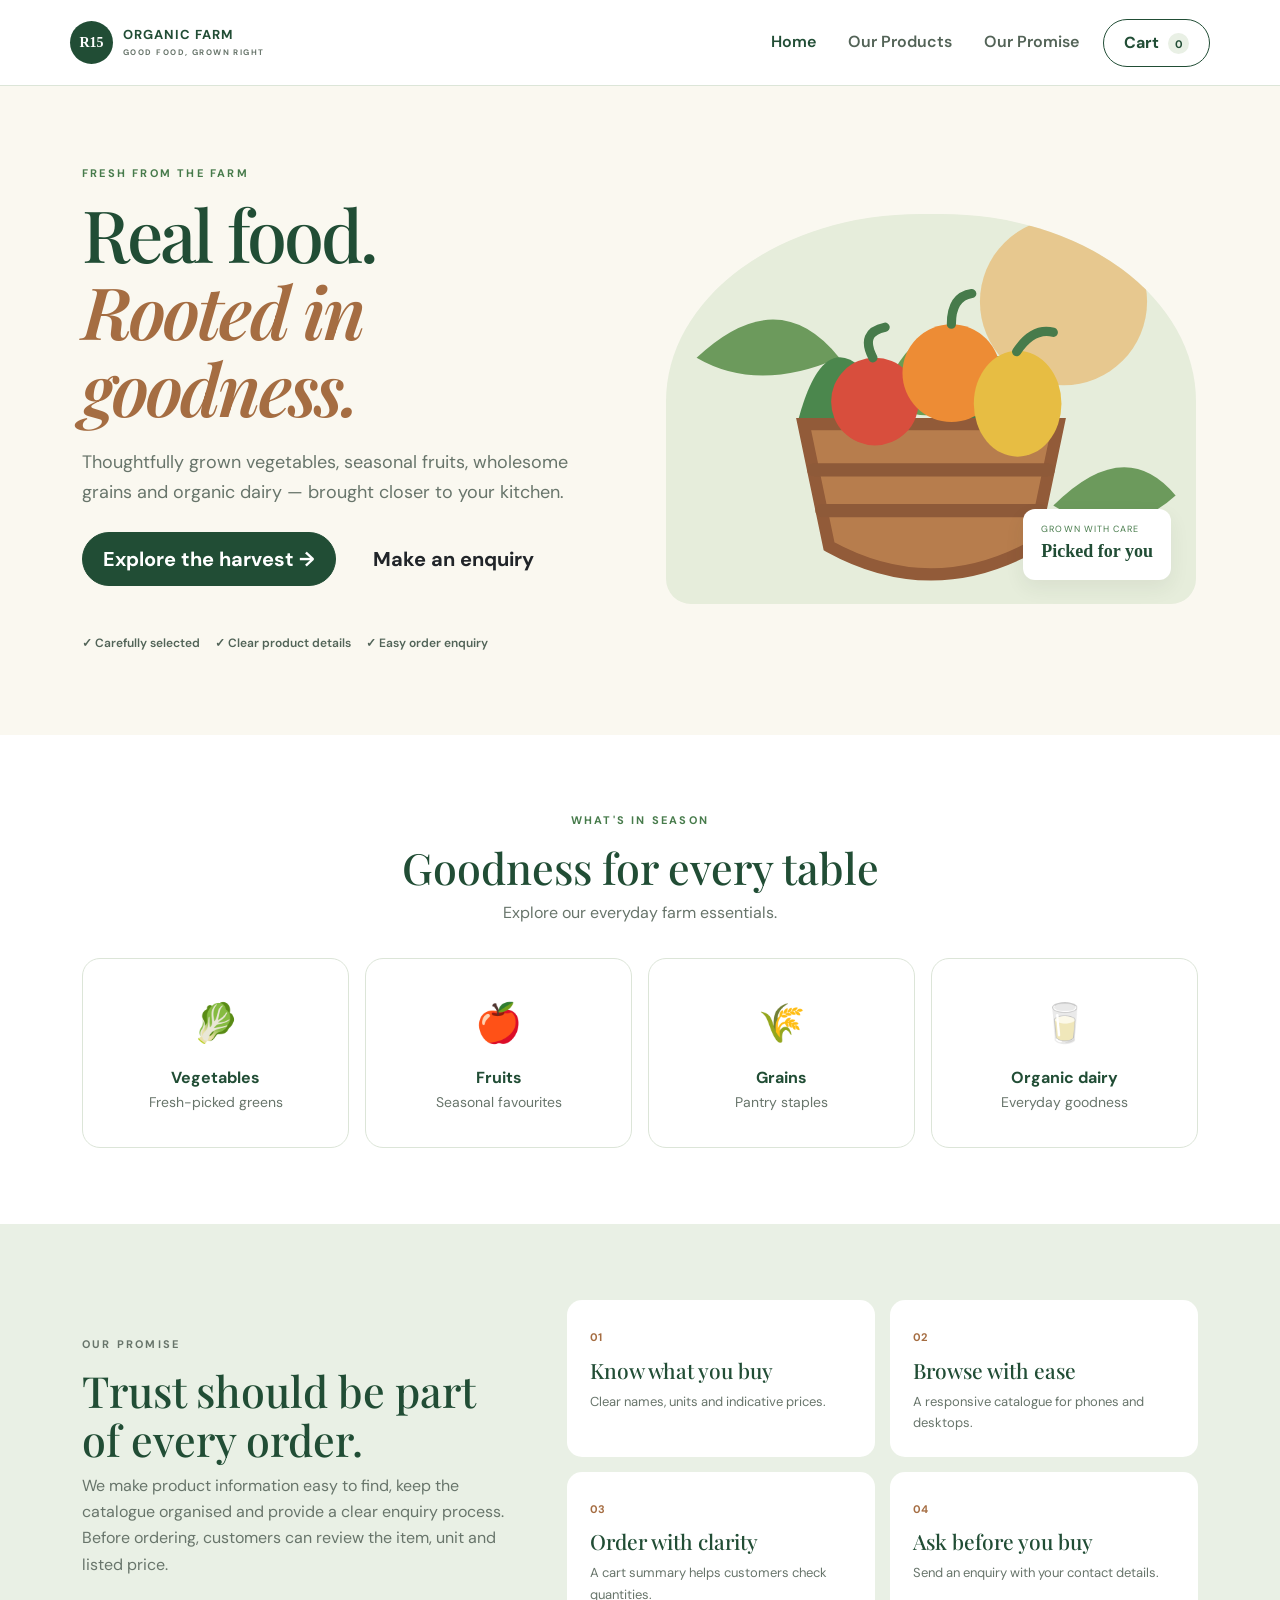
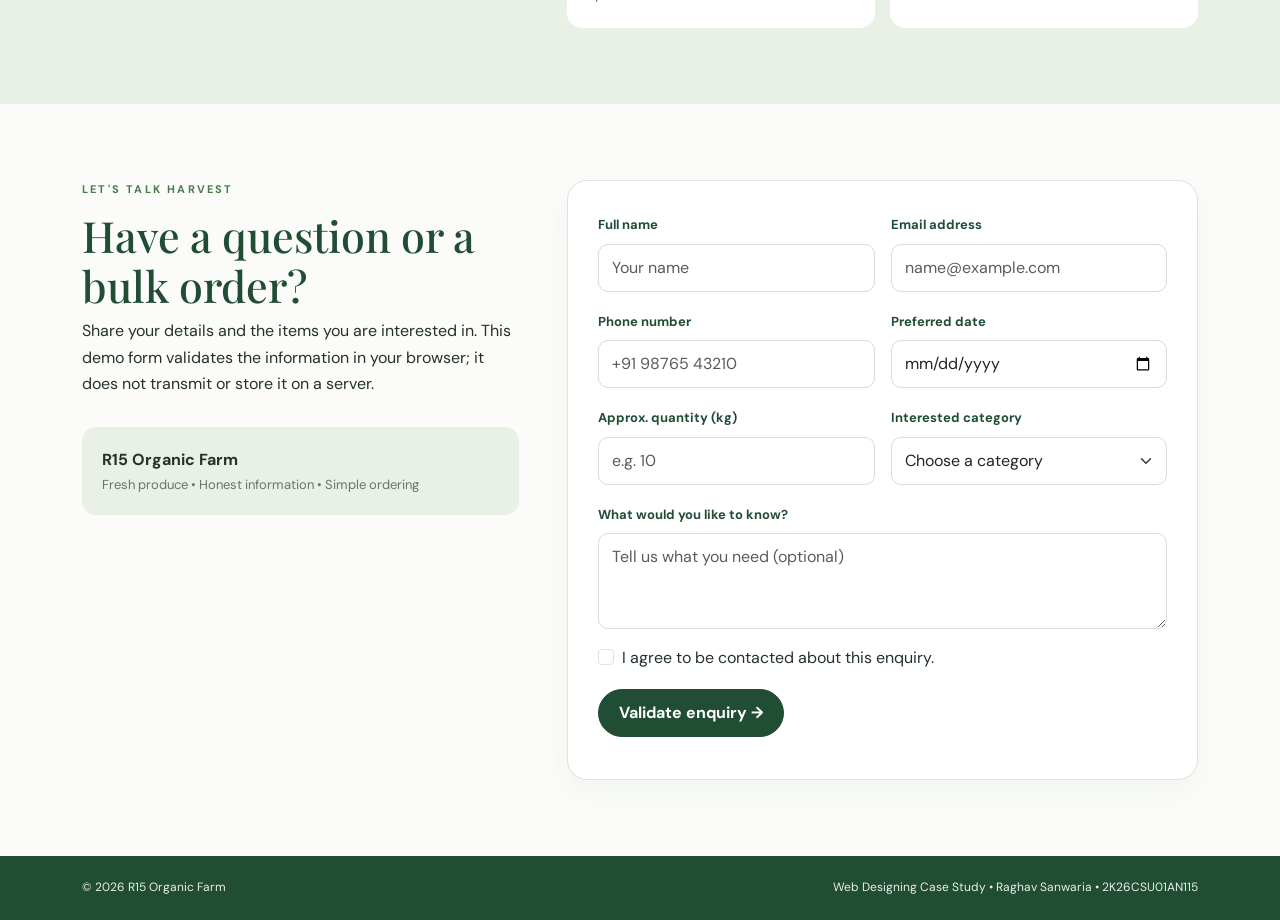
<file: R15_Organic_Farm_WebDesign/index.html>
<!doctype html>
<html lang="en">
<head>
  <meta charset="utf-8">
  <meta name="viewport" content="width=device-width, initial-scale=1">
  <title>R15 Organic Farm | Fresh, Honest Farm Produce</title>
  <meta name="description" content="Shop fresh vegetables, seasonal fruits, grains and organic dairy from R15 Organic Farm. Browse our catalogue and send a simple order enquiry.">
  <meta name="keywords" content="organic vegetables, farm fresh fruits, organic grains, organic dairy, R15 Organic Farm">
  <meta name="theme-color" content="#214d35">
  <link rel="preconnect" href="https://fonts.googleapis.com">
  <link rel="preconnect" href="https://fonts.gstatic.com" crossorigin>
  <link href="https://fonts.googleapis.com/css2?family=DM+Sans:wght@400;500;600;700&family=Playfair+Display:wght@600;700&display=swap" rel="stylesheet">
  <link href="https://cdn.jsdelivr.net/npm/bootstrap@5.3.3/dist/css/bootstrap.min.css" rel="stylesheet">
  <link rel="stylesheet" href="assets/style.css">
</head>
<body>
<header class="site-header">
  <nav class="navbar navbar-expand-lg container py-3" aria-label="Main navigation">
    <a class="navbar-brand brand" href="index.html"><span class="brand-mark">R15</span><span>ORGANIC FARM<small>GOOD FOOD, GROWN RIGHT</small></span></a>
    <button class="navbar-toggler" type="button" data-bs-toggle="collapse" data-bs-target="#mainNav" aria-controls="mainNav" aria-expanded="false" aria-label="Toggle navigation"><span class="navbar-toggler-icon"></span></button>
    <div class="collapse navbar-collapse" id="mainNav">
      <ul class="navbar-nav ms-auto align-items-lg-center gap-lg-3">
        <li class="nav-item"><a class="nav-link active" href="index.html">Home</a></li>
        <li class="nav-item"><a class="nav-link" href="products.html">Our Products</a></li>
        <li class="nav-item"><a class="nav-link" href="#story">Our Promise</a></li>
        <li class="nav-item"><button class="btn btn-outline-green position-relative" data-bs-toggle="offcanvas" data-bs-target="#cartPanel" aria-controls="cartPanel">Cart <span id="cartCount" class="cart-count">0</span></button></li>
      </ul>
    </div>
  </nav>
</header>

<main>
  <section class="hero-section">
    <div class="container">
      <div class="row align-items-center g-5">
        <div class="col-lg-6">
          <p class="eyebrow">FRESH FROM THE FARM</p>
          <h1>Real food.<br><em>Rooted in goodness.</em></h1>
          <p class="hero-copy">Thoughtfully grown vegetables, seasonal fruits, wholesome grains and organic dairy — brought closer to your kitchen.</p>
          <div class="d-flex flex-wrap gap-3 mt-4">
            <a class="btn btn-green btn-lg" href="products.html">Explore the harvest <span aria-hidden="true">→</span></a>
            <a class="btn btn-light-outline btn-lg" href="#enquiry">Make an enquiry</a>
          </div>
          <div class="trust-row mt-5"><span>✓ Carefully selected</span><span>✓ Clear product details</span><span>✓ Easy order enquiry</span></div>
        </div>
        <div class="col-lg-6">
          <div class="hero-art">
            <svg viewBox="0 0 520 390" role="img" aria-labelledby="farmArtTitle farmArtDesc" xmlns="http://www.w3.org/2000/svg">
              <title id="farmArtTitle">Basket of fresh farm produce</title>
              <desc id="farmArtDesc">A decorative basket containing colourful vegetables and leafy greens.</desc>
              <circle cx="390" cy="90" r="82" fill="#e7bd76" opacity=".75"/>
              <path d="M30 145 Q110 70 170 145 Q90 180 30 145Z" fill="#6c9a5c"/>
              <path d="M380 290 Q450 220 500 280 Q445 330 380 290Z" fill="#6c9a5c"/>
              <path d="M130 205 Q160 95 215 185 Q180 230 130 205Z" fill="#4b874d"/>
              <path d="M210 185 Q260 70 300 180 Q260 220 210 185Z" fill="#6a9d53"/>
              <path d="M285 200 Q320 95 365 185 Q330 230 285 200Z" fill="#477b4b"/>
              <path d="M135 210 L385 210 L360 330 Q260 385 160 330Z" fill="#b77d4d" stroke="#925b39" stroke-width="12"/>
              <path d="M145 255 H375 M153 295 H367" stroke="#8e5a39" stroke-width="13" stroke-linecap="round"/>
              <circle cx="205" cy="188" r="43" fill="#d84e3d"/><circle cx="280" cy="160" r="48" fill="#ed8c35"/>
              <ellipse cx="345" cy="190" rx="43" ry="52" fill="#e7bd43"/>
              <path d="M203 145 Q190 120 215 115 M280 112 Q280 85 300 82 M344 139 Q360 115 380 120" fill="none" stroke="#477b4b" stroke-width="9" stroke-linecap="round"/>
            </svg>
            <div class="art-note">GROWN WITH CARE<br><b>Picked for you</b></div>
          </div>
        </div>
      </div>
    </div>
  </section>

  <section class="category-section section-pad">
    <div class="container">
      <div class="section-heading text-center"><p class="eyebrow">WHAT'S IN SEASON</p><h2>Goodness for every table</h2><p>Explore our everyday farm essentials.</p></div>
      <div class="row g-3 mt-3">
        <div class="col-6 col-lg-3"><a class="category-card" href="products.html#vegetables"><span class="category-icon">🥬</span><b>Vegetables</b><small>Fresh-picked greens</small></a></div>
        <div class="col-6 col-lg-3"><a class="category-card" href="products.html#fruits"><span class="category-icon">🍎</span><b>Fruits</b><small>Seasonal favourites</small></a></div>
        <div class="col-6 col-lg-3"><a class="category-card" href="products.html#grains"><span class="category-icon">🌾</span><b>Grains</b><small>Pantry staples</small></a></div>
        <div class="col-6 col-lg-3"><a class="category-card" href="products.html#dairy"><span class="category-icon">🥛</span><b>Organic dairy</b><small>Everyday goodness</small></a></div>
      </div>
    </div>
  </section>

  <section id="story" class="promise-section section-pad">
    <div class="container">
      <div class="row align-items-center g-5">
        <div class="col-lg-5"><p class="eyebrow">OUR PROMISE</p><h2>Trust should be part of every order.</h2><p>We make product information easy to find, keep the catalogue organised and provide a clear enquiry process. Before ordering, customers can review the item, unit and listed price.</p></div>
        <div class="col-lg-7">
          <div class="promise-grid">
            <article><span>01</span><h3>Know what you buy</h3><p>Clear names, units and indicative prices.</p></article>
            <article><span>02</span><h3>Browse with ease</h3><p>A responsive catalogue for phones and desktops.</p></article>
            <article><span>03</span><h3>Order with clarity</h3><p>A cart summary helps customers check quantities.</p></article>
            <article><span>04</span><h3>Ask before you buy</h3><p>Send an enquiry with your contact details.</p></article>
          </div>
        </div>
      </div>
    </div>
  </section>

  <section id="enquiry" class="enquiry-section section-pad">
    <div class="container">
      <div class="row g-5">
        <div class="col-lg-5"><p class="eyebrow">LET'S TALK HARVEST</p><h2>Have a question or a bulk order?</h2><p>Share your details and the items you are interested in. This demo form validates the information in your browser; it does not transmit or store it on a server.</p><div class="contact-card"><b>R15 Organic Farm</b><span>Fresh produce • Honest information • Simple ordering</span></div></div>
        <div class="col-lg-7">
          <form id="enquiryForm" class="form-card needs-validation" novalidate>
            <div class="row g-3">
              <div class="col-md-6"><label for="customerName" class="form-label">Full name</label><input class="form-control" id="customerName" name="customerName" type="text" placeholder="Your name" required><div class="invalid-feedback">Please enter your name.</div></div>
              <div class="col-md-6"><label for="customerEmail" class="form-label">Email address</label><input class="form-control" id="customerEmail" name="customerEmail" type="email" placeholder="name@example.com" required><div class="invalid-feedback">Enter a valid email address.</div></div>
              <div class="col-md-6"><label for="customerPhone" class="form-label">Phone number</label><input class="form-control" id="customerPhone" name="customerPhone" type="tel" pattern="[0-9+\-\s]{10,15}" placeholder="+91 98765 43210" required><div class="invalid-feedback">Enter a valid phone number.</div></div>
              <div class="col-md-6"><label for="neededDate" class="form-label">Preferred date</label><input class="form-control" id="neededDate" name="neededDate" type="date" required><div class="invalid-feedback">Choose a preferred date.</div></div>
              <div class="col-md-6"><label for="quantity" class="form-label">Approx. quantity (kg)</label><input class="form-control" id="quantity" name="quantity" type="number" min="1" max="500" placeholder="e.g. 10" required><div class="invalid-feedback">Enter a quantity between 1 and 500 kg.</div></div>
              <div class="col-md-6"><label for="category" class="form-label">Interested category</label><select class="form-select" id="category" name="category" required><option value="">Choose a category</option><option>Vegetables</option><option>Fruits</option><option>Grains</option><option>Organic dairy</option></select><div class="invalid-feedback">Choose a category.</div></div>
              <div class="col-12"><label for="message" class="form-label">What would you like to know?</label><textarea class="form-control" id="message" name="message" rows="3" placeholder="Tell us what you need (optional)"></textarea></div>
              <div class="col-12 form-check ms-2"><input class="form-check-input" type="checkbox" id="consent" required><label class="form-check-label" for="consent">I agree to be contacted about this enquiry.</label><div class="invalid-feedback">Please provide consent.</div></div>
              <div class="col-12"><button class="btn btn-green" type="submit">Validate enquiry <span aria-hidden="true">→</span></button><p id="formStatus" class="form-status" role="status" aria-live="polite"></p></div>
            </div>
          </form>
        </div>
      </div>
    </div>
  </section>
</main>

<footer class="site-footer"><div class="container d-flex flex-column flex-md-row justify-content-between gap-2"><span>© 2026 R15 Organic Farm</span><span>Web Designing Case Study • Raghav Sanwaria • 2K26CSU01AN115</span></div></footer>

<div class="offcanvas offcanvas-end" tabindex="-1" id="cartPanel" aria-labelledby="cartTitle">
  <div class="offcanvas-header"><h2 class="offcanvas-title" id="cartTitle">Your basket</h2><button type="button" class="btn-close" data-bs-dismiss="offcanvas" aria-label="Close cart"></button></div>
  <div class="offcanvas-body"><div id="cartItems" class="cart-items"></div><div class="cart-total"><span>Estimated total</span><strong id="cartTotal">₹0</strong></div><p class="small text-muted mt-2">Prices are sample estimates for this academic demonstration.</p><button id="clearCart" class="btn btn-outline-green w-100 mt-3" type="button">Clear basket</button></div>
</div>
<script src="https://cdn.jsdelivr.net/npm/bootstrap@5.3.3/dist/js/bootstrap.bundle.min.js"></script>
<script src="assets/script.js"></script>
</body>
</html>
</file>
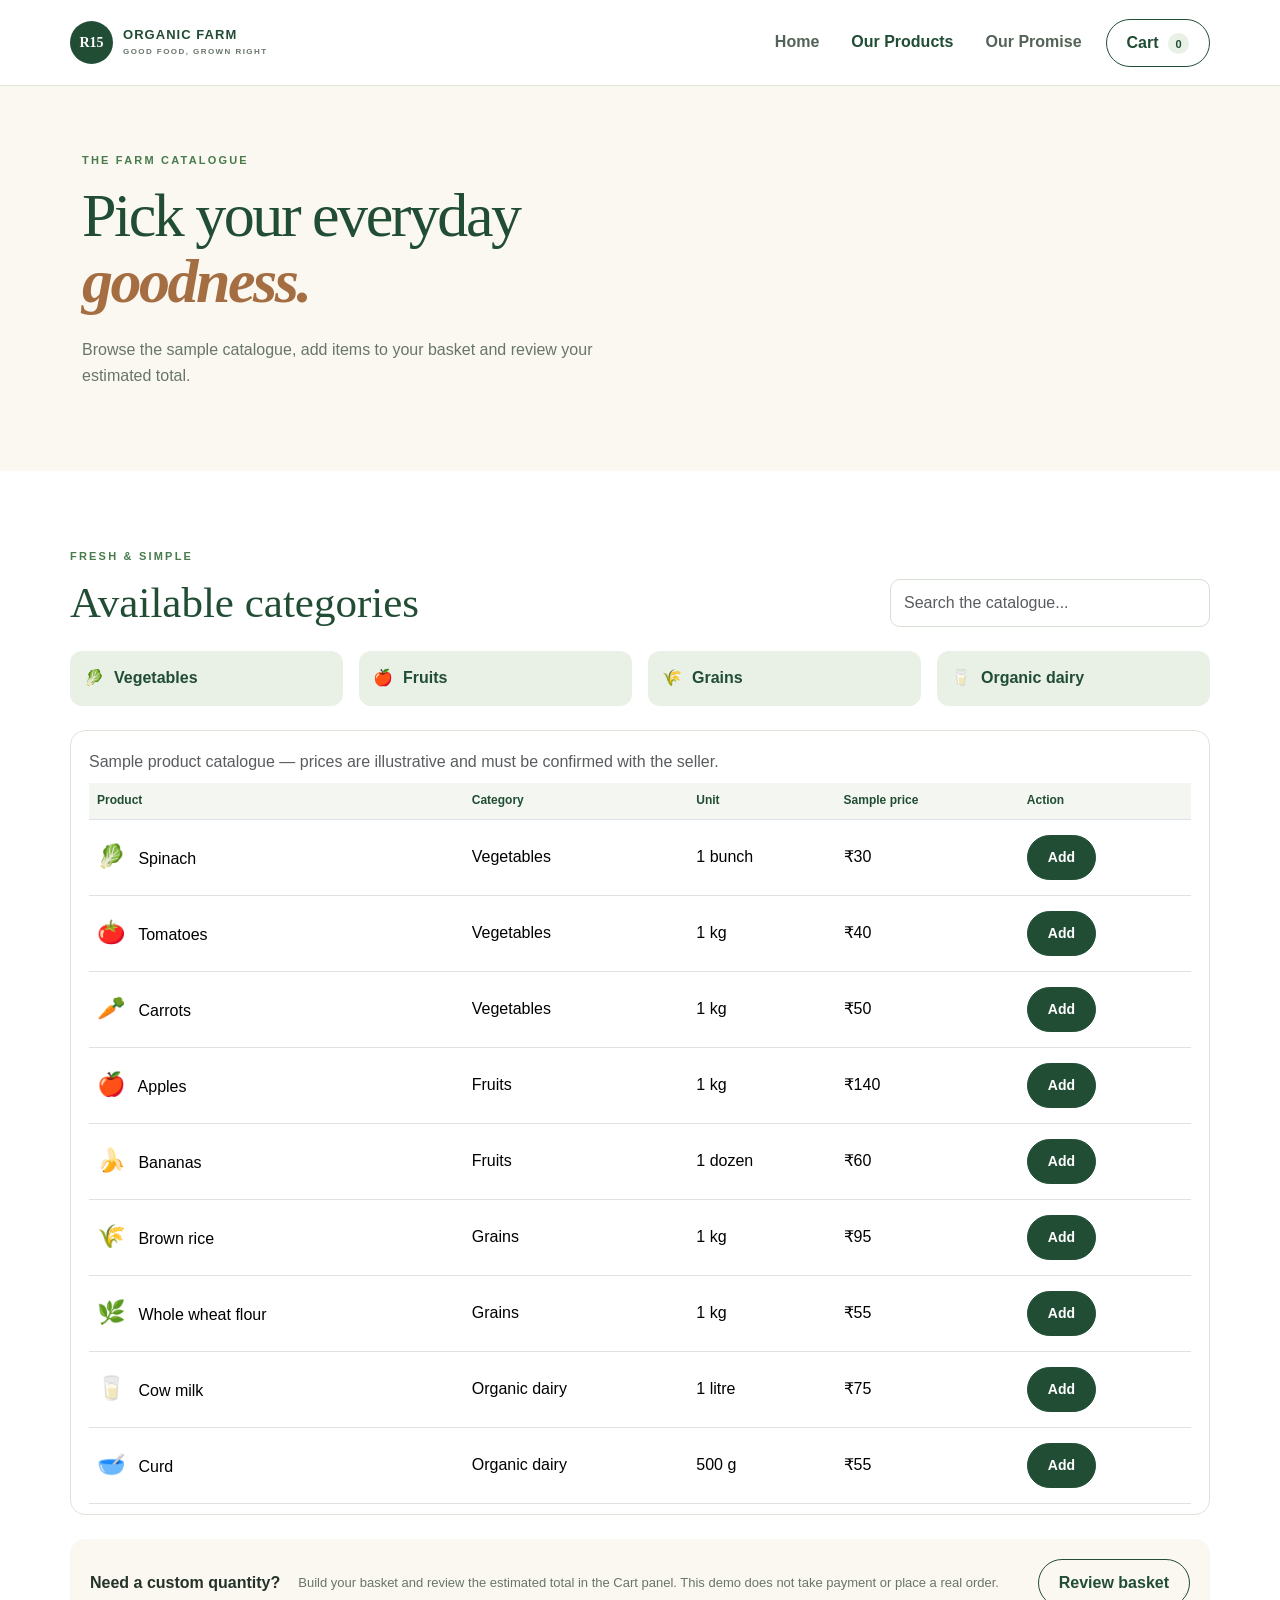
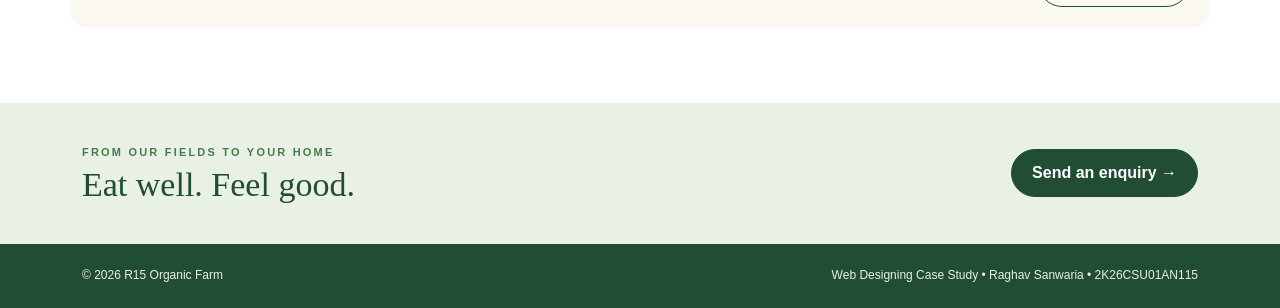
<file: R15_Organic_Farm_WebDesign/products.html>
<!doctype html>
<html lang="en">
<head>
  <meta charset="utf-8"><meta name="viewport" content="width=device-width, initial-scale=1">
  <title>Our Products | R15 Organic Farm</title>
  <meta name="description" content="Browse the R15 Organic Farm catalogue of vegetables, fruits, grains and organic dairy with clear sample prices and units.">
  <meta name="keywords" content="organic product catalogue, vegetables, fruits, grains, organic dairy, R15 Organic Farm">
  <link href="https://cdn.jsdelivr.net/npm/bootstrap@5.3.3/dist/css/bootstrap.min.css" rel="stylesheet"><link rel="stylesheet" href="assets/style.css">
</head>
<body>
<header class="site-header"><nav class="navbar navbar-expand-lg container py-3" aria-label="Main navigation"><a class="navbar-brand brand" href="index.html"><span class="brand-mark">R15</span><span>ORGANIC FARM<small>GOOD FOOD, GROWN RIGHT</small></span></a><button class="navbar-toggler" type="button" data-bs-toggle="collapse" data-bs-target="#mainNav" aria-controls="mainNav" aria-expanded="false" aria-label="Toggle navigation"><span class="navbar-toggler-icon"></span></button><div class="collapse navbar-collapse" id="mainNav"><ul class="navbar-nav ms-auto align-items-lg-center gap-lg-3"><li class="nav-item"><a class="nav-link" href="index.html">Home</a></li><li class="nav-item"><a class="nav-link active" href="products.html">Our Products</a></li><li class="nav-item"><a class="nav-link" href="index.html#story">Our Promise</a></li><li class="nav-item"><button class="btn btn-outline-green position-relative" data-bs-toggle="offcanvas" data-bs-target="#cartPanel" aria-controls="cartPanel">Cart <span id="cartCount" class="cart-count">0</span></button></li></ul></div></nav></header>
<main>
  <section class="page-hero"><div class="container"><p class="eyebrow">THE FARM CATALOGUE</p><h1>Pick your everyday<br><em>goodness.</em></h1><p>Browse the sample catalogue, add items to your basket and review your estimated total.</p></div></section>
  <section class="container section-pad">
    <div class="d-flex flex-column flex-md-row justify-content-between align-items-md-end gap-3 mb-4"><div><p class="eyebrow">FRESH & SIMPLE</p><h2 class="mb-0">Available categories</h2></div><label class="search-wrap" for="productSearch"><span class="visually-hidden">Search products</span><input id="productSearch" class="form-control" type="search" placeholder="Search the catalogue..."></label></div>
    <div class="row g-3 mb-4">
      <div class="col-6 col-lg-3"><div class="category-strip">🥬 <b>Vegetables</b></div></div><div class="col-6 col-lg-3"><div class="category-strip">🍎 <b>Fruits</b></div></div><div class="col-6 col-lg-3"><div class="category-strip">🌾 <b>Grains</b></div></div><div class="col-6 col-lg-3"><div class="category-strip">🥛 <b>Organic dairy</b></div></div>
    </div>
    <div class="table-responsive catalogue-table"><table class="table align-middle"><caption class="caption-top">Sample product catalogue — prices are illustrative and must be confirmed with the seller.</caption><thead><tr><th scope="col">Product</th><th scope="col">Category</th><th scope="col">Unit</th><th scope="col">Sample price</th><th scope="col">Action</th></tr></thead><tbody id="productRows">
      <tr data-name="Spinach" data-category="Vegetables"><td><span class="product-emoji">🥬</span> Spinach</td><td>Vegetables</td><td>1 bunch</td><td>₹30</td><td><button class="btn btn-sm btn-green add-to-cart" data-id="spinach" data-name="Spinach" data-price="30">Add</button></td></tr>
      <tr data-name="Tomatoes" data-category="Vegetables"><td><span class="product-emoji">🍅</span> Tomatoes</td><td>Vegetables</td><td>1 kg</td><td>₹40</td><td><button class="btn btn-sm btn-green add-to-cart" data-id="tomatoes" data-name="Tomatoes" data-price="40">Add</button></td></tr>
      <tr data-name="Carrots" data-category="Vegetables"><td><span class="product-emoji">🥕</span> Carrots</td><td>Vegetables</td><td>1 kg</td><td>₹50</td><td><button class="btn btn-sm btn-green add-to-cart" data-id="carrots" data-name="Carrots" data-price="50">Add</button></td></tr>
      <tr data-name="Apples" data-category="Fruits"><td><span class="product-emoji">🍎</span> Apples</td><td>Fruits</td><td>1 kg</td><td>₹140</td><td><button class="btn btn-sm btn-green add-to-cart" data-id="apples" data-name="Apples" data-price="140">Add</button></td></tr>
      <tr data-name="Bananas" data-category="Fruits"><td><span class="product-emoji">🍌</span> Bananas</td><td>Fruits</td><td>1 dozen</td><td>₹60</td><td><button class="btn btn-sm btn-green add-to-cart" data-id="bananas" data-name="Bananas" data-price="60">Add</button></td></tr>
      <tr data-name="Brown rice" data-category="Grains"><td><span class="product-emoji">🌾</span> Brown rice</td><td>Grains</td><td>1 kg</td><td>₹95</td><td><button class="btn btn-sm btn-green add-to-cart" data-id="rice" data-name="Brown rice" data-price="95">Add</button></td></tr>
      <tr data-name="Whole wheat flour" data-category="Grains"><td><span class="product-emoji">🌿</span> Whole wheat flour</td><td>Grains</td><td>1 kg</td><td>₹55</td><td><button class="btn btn-sm btn-green add-to-cart" data-id="flour" data-name="Whole wheat flour" data-price="55">Add</button></td></tr>
      <tr data-name="Cow milk" data-category="Organic dairy"><td><span class="product-emoji">🥛</span> Cow milk</td><td>Organic dairy</td><td>1 litre</td><td>₹75</td><td><button class="btn btn-sm btn-green add-to-cart" data-id="milk" data-name="Cow milk" data-price="75">Add</button></td></tr>
      <tr data-name="Curd" data-category="Organic dairy"><td><span class="product-emoji">🥣</span> Curd</td><td>Organic dairy</td><td>500 g</td><td>₹55</td><td><button class="btn btn-sm btn-green add-to-cart" data-id="curd" data-name="Curd" data-price="55">Add</button></td></tr>
    </tbody></table></div>
    <div class="catalogue-note mt-4"><strong>Need a custom quantity?</strong><span>Build your basket and review the estimated total in the Cart panel. This demo does not take payment or place a real order.</span><button class="btn btn-outline-green" data-bs-toggle="offcanvas" data-bs-target="#cartPanel">Review basket</button></div>
  </section>
  <section class="newsletter-band"><div class="container d-flex flex-column flex-md-row justify-content-between align-items-md-center gap-3"><div><p class="eyebrow mb-1">FROM OUR FIELDS TO YOUR HOME</p><h2 class="mb-0">Eat well. Feel good.</h2></div><a class="btn btn-green" href="index.html#enquiry">Send an enquiry →</a></div></section>
</main>
<footer class="site-footer"><div class="container d-flex flex-column flex-md-row justify-content-between gap-2"><span>© 2026 R15 Organic Farm</span><span>Web Designing Case Study • Raghav Sanwaria • 2K26CSU01AN115</span></div></footer>
<div class="offcanvas offcanvas-end" tabindex="-1" id="cartPanel" aria-labelledby="cartTitle"><div class="offcanvas-header"><h2 class="offcanvas-title" id="cartTitle">Your basket</h2><button type="button" class="btn-close" data-bs-dismiss="offcanvas" aria-label="Close cart"></button></div><div class="offcanvas-body"><div id="cartItems" class="cart-items"></div><div class="cart-total"><span>Estimated total</span><strong id="cartTotal">₹0</strong></div><p class="small text-muted mt-2">Prices are sample estimates for this academic demonstration.</p><button id="clearCart" class="btn btn-outline-green w-100 mt-3" type="button">Clear basket</button></div></div>
<script src="https://cdn.jsdelivr.net/npm/bootstrap@5.3.3/dist/js/bootstrap.bundle.min.js"></script><script src="assets/script.js"></script>
</body></html>
</file>
<file: R15_Organic_Farm_WebDesign/assets/style.css>
:root{--forest:#214d35;--leaf:#477b4b;--sage:#e9f0e5;--cream:#faf8f0;--soil:#a56d42;--ink:#243229;--muted:#68756b;--line:#dce5d8}
*{box-sizing:border-box}body{font-family:"DM Sans",sans-serif;color:var(--ink);background:#fff;line-height:1.65}.site-header{background:rgba(255,255,255,.96);border-bottom:1px solid var(--line);position:sticky;top:0;z-index:20}.brand{display:flex;align-items:center;gap:10px;color:var(--forest);font-size:13px;font-weight:700;letter-spacing:.08em;line-height:1.1}.brand:hover{color:var(--forest)}.brand small{display:block;font-size:8px;letter-spacing:.18em;margin-top:5px;color:var(--muted)}.brand-mark{display:grid;place-items:center;width:43px;height:43px;border-radius:50%;background:var(--forest);color:#fff;font-family:Georgia,serif;font-size:14px;letter-spacing:0}.nav-link{font-weight:600;color:#536357!important}.nav-link.active,.nav-link:hover{color:var(--forest)!important}.btn{border-radius:999px;font-weight:700;padding:11px 20px;transition:transform .2s ease,background-color .2s ease,box-shadow .2s ease}.btn:hover{transform:translateY(-2px)}.btn-green{background:var(--forest);color:white;border:1px solid var(--forest)}.btn-green:hover,.btn-green:focus{background:#163a27;color:#fff;box-shadow:0 7px 18px #214d3526}.btn-outline-green{border:1px solid var(--forest);color:var(--forest);background:transparent}.btn-outline-green:hover{background:var(--forest);color:#fff}.cart-count{display:inline-grid;place-items:center;min-width:21px;height:21px;margin-left:5px;border-radius:50%;background:var(--sage);font-size:11px}.hero-section{background:var(--cream);padding:78px 0 82px;overflow:hidden}.eyebrow{font-size:11px;font-weight:700;letter-spacing:.2em;color:var(--leaf);margin-bottom:13px}.hero-section h1,.page-hero h1{font-family:"Playfair Display",serif;font-size:clamp(43px,6vw,72px);line-height:1.07;letter-spacing:-.04em;color:var(--forest);margin-bottom:22px}.hero-section h1 em,.page-hero h1 em{color:var(--soil);font-weight:600}.hero-copy{font-size:18px;max-width:520px;color:var(--muted)}.trust-row{display:flex;flex-wrap:wrap;gap:15px;color:#526458;font-size:12px;font-weight:600}.hero-art{height:390px;max-width:530px;margin:auto;position:relative;border-radius:48% 48% 25px 25px;background:#e6eddb;display:grid;place-items:center;overflow:hidden}.sun{position:absolute;width:180px;height:180px;border-radius:50%;background:#e7bd76;top:35px;right:60px;opacity:.75}.produce-basket{position:relative;margin-top:90px;width:270px;height:180px;border-radius:20px 20px 85px 85px;background:repeating-linear-gradient(90deg,#b77d4d 0 13px,#c68d5b 13px 22px);border:9px solid #9a623d;box-shadow:0 20px 25px #3d57352a}.basket-band{position:absolute;left:-8px;right:-8px;top:45px;height:17px;background:#8e5a39;border-radius:10px}.veg{position:absolute;display:block;border-radius:50% 50% 45% 45%;z-index:2;box-shadow:inset -9px -8px 0 #00000012}.v1{width:75px;height:95px;background:#d84e3d;top:-76px;left:35px;transform:rotate(-18deg)}.v2{width:75px;height:90px;background:#ed8c35;top:-80px;left:105px;transform:rotate(18deg)}.v3{width:85px;height:75px;background:#4b874d;top:-52px;left:160px}.v4{width:65px;height:80px;background:#e7bd43;top:-112px;left:95px}.v5{width:65px;height:80px;background:#6a9d53;top:-102px;left:5px}.art-leaf{position:absolute;width:110px;height:45px;background:#6c9a5c;border-radius:100% 0 100% 0;opacity:.8}.leaf-one{left:20px;top:90px;transform:rotate(20deg)}.leaf-two{right:20px;bottom:80px;transform:rotate(195deg)}.art-note{position:absolute;right:25px;bottom:24px;background:white;padding:13px 18px;border-radius:12px;font-size:9px;letter-spacing:.12em;color:var(--leaf);box-shadow:0 8px 20px #24322912}.art-note b{font-family:Georgia,serif;font-size:18px;letter-spacing:0;color:var(--forest)}.section-pad{padding:76px 0}.section-heading h2,h2{font-family:"Playfair Display",serif;color:var(--forest);font-size:clamp(30px,4vw,43px);line-height:1.15}.section-heading>p:last-child{color:var(--muted)}.category-card{height:190px;border:1px solid var(--line);border-radius:18px;padding:24px;display:flex;flex-direction:column;justify-content:center;align-items:center;text-decoration:none;color:var(--forest);background:#fff;transition:transform .2s ease,box-shadow .2s ease,border-color .2s ease}.category-card:hover{transform:translateY(-5px);box-shadow:0 14px 28px #214d3515;border-color:#a8bda5;color:var(--forest)}.category-icon{font-size:38px;margin-bottom:10px}.category-card small{color:var(--muted)}.promise-section{background:var(--sage)}.promise-section p{color:var(--muted)}.promise-grid{display:grid;grid-template-columns:1fr 1fr;gap:15px}.promise-grid article{background:#fff;border-radius:15px;padding:23px}.promise-grid article span{font-size:11px;color:var(--soil);font-weight:700}.promise-grid h3{font-family:"Playfair Display",serif;font-size:21px;color:var(--forest);margin:8px 0}.promise-grid p{font-size:13px;margin:0}.enquiry-section{background:#fbfcf9}.contact-card{margin-top:30px;padding:20px;background:var(--sage);border-radius:14px;display:flex;flex-direction:column}.contact-card span{font-size:13px;color:var(--muted)}.form-card{padding:30px;background:#fff;border:1px solid var(--line);border-radius:20px;box-shadow:0 12px 30px #214d350b}.form-label{font-size:13px;font-weight:700;color:var(--forest)}.form-control,.form-select{border-color:#d5dfd3;border-radius:10px;padding:11px 13px}.form-control:focus,.form-select:focus{border-color:var(--leaf);box-shadow:0 0 0 .2rem #477b4b20}.form-status{margin:12px 0 0;color:var(--forest);font-weight:600}.site-footer{background:var(--forest);color:#e8f0e6;padding:22px 0;font-size:12px}.page-hero{background:var(--cream);padding:65px 0}.page-hero h1{font-size:clamp(40px,5vw,62px)}.page-hero p:last-child{color:var(--muted);max-width:560px}.search-wrap{width:min(100%,320px)}.category-strip{background:var(--sage);border-radius:12px;padding:14px;color:var(--forest);display:flex;gap:10px;align-items:center}.catalogue-table{border:1px solid var(--line);border-radius:15px;padding:10px 18px}.catalogue-table table{margin:0}.catalogue-table th{font-size:12px;color:var(--forest);background:#f4f7f1}.catalogue-table td{padding-top:15px;padding-bottom:15px}.product-emoji{font-size:23px;margin-right:8px}.catalogue-note{padding:20px;border-radius:15px;background:var(--cream);display:flex;align-items:center;gap:18px;flex-wrap:wrap}.catalogue-note span{color:var(--muted);font-size:13px;flex:1}.newsletter-band{background:var(--sage);padding:40px 0}.newsletter-band h2{font-size:34px}.cart-items{display:grid;gap:12px}.cart-line{display:flex;justify-content:space-between;align-items:center;border-bottom:1px solid var(--line);padding:10px 0;gap:12px}.cart-line small{display:block;color:var(--muted)}.qty-controls{display:flex;align-items:center;gap:8px}.qty-controls button{border:1px solid var(--line);background:white;border-radius:50%;width:27px;height:27px;color:var(--forest)}.cart-total{display:flex;justify-content:space-between;border-top:2px solid var(--forest);padding-top:15px;margin-top:22px;font-size:17px}.empty-cart{padding:24px;background:var(--cream);border-radius:12px;color:var(--muted);text-align:center}
@media(max-width:767px){.hero-section{padding:52px 0}.hero-art{height:300px;margin-top:8px}.produce-basket{transform:scale(.82);margin-top:80px}.trust-row{gap:9px}.section-pad{padding:55px 0}.promise-grid{grid-template-columns:1fr 1fr}.form-card{padding:20px}.catalogue-note{align-items:flex-start}.catalogue-table{padding:5px 9px}.catalogue-table th,.catalogue-table td{font-size:12px;white-space:nowrap}}
@media(min-width:768px) and (max-width:991px){.hero-section{padding:60px 0}.hero-art{height:330px}.hero-copy{font-size:16px}.category-card{height:165px}}
</file>
